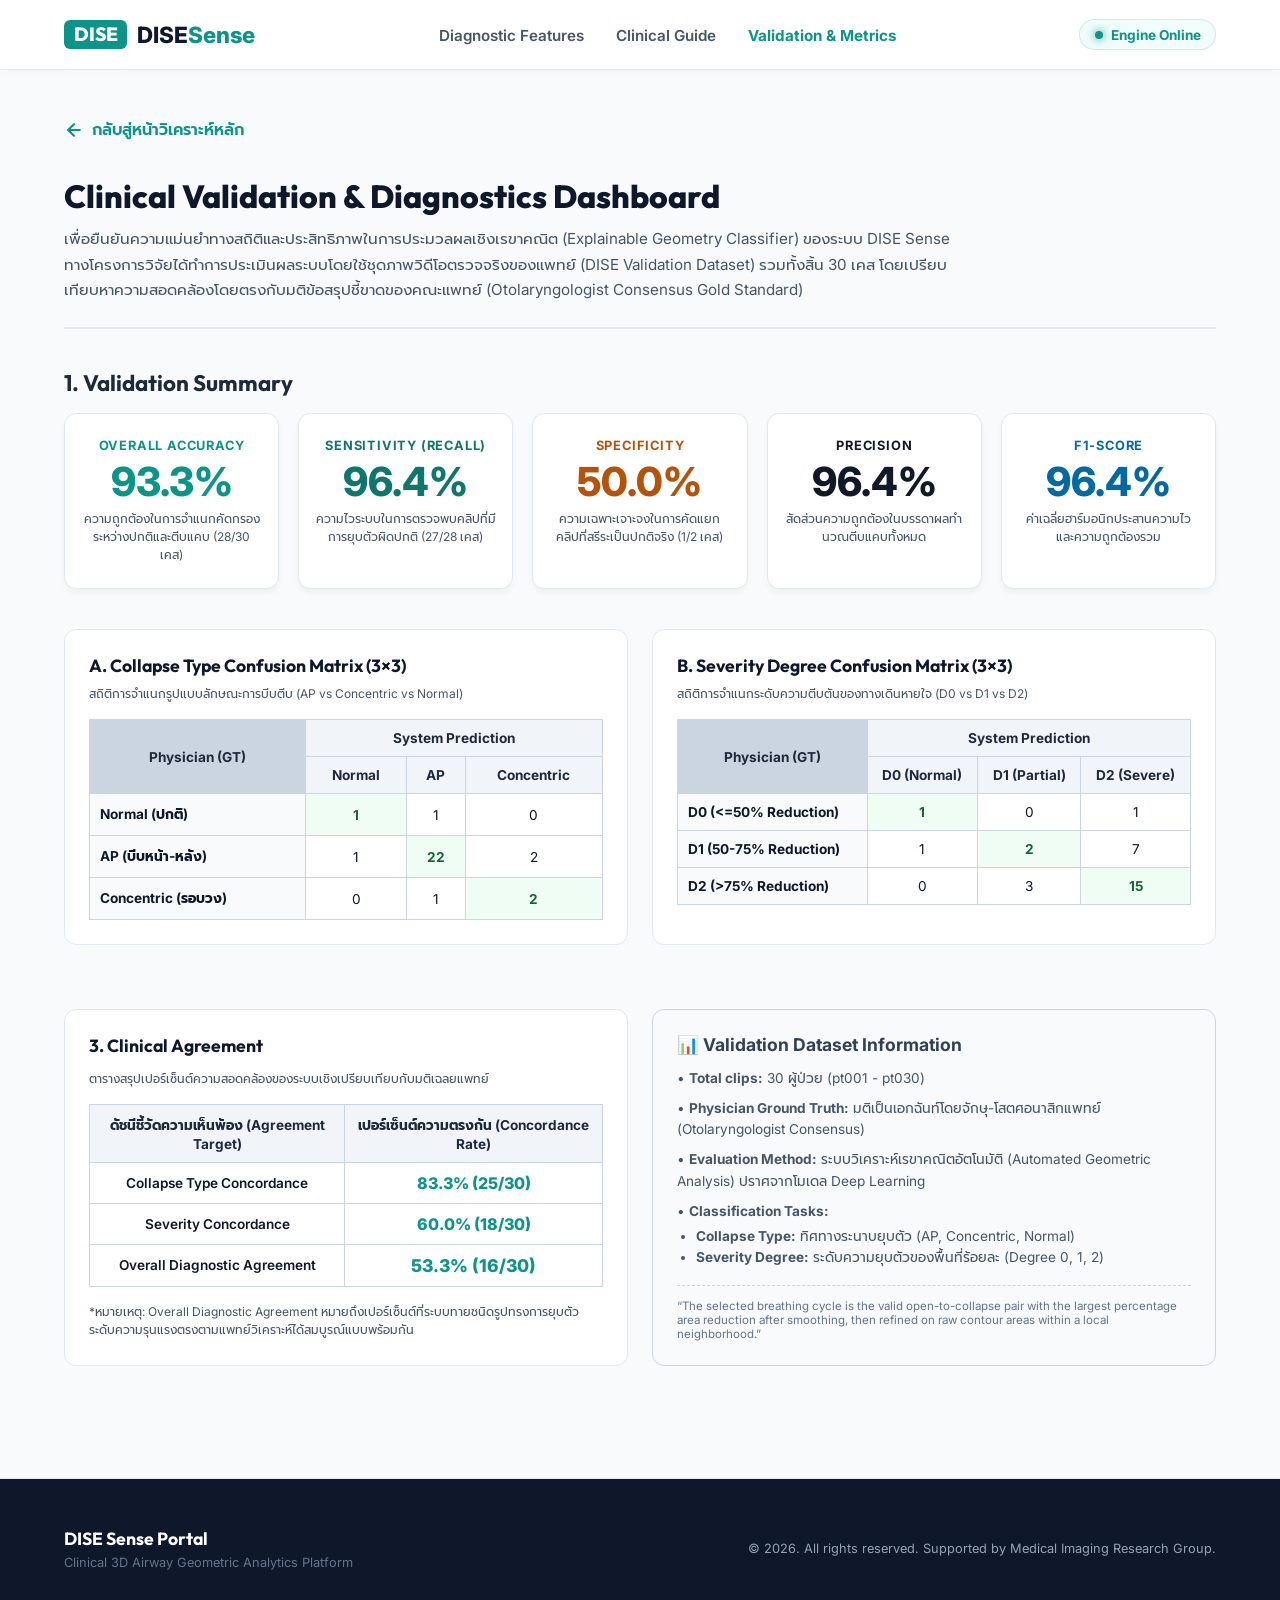
<file: validation.html>
<!DOCTYPE html>
<html lang="th">
<head>
    <meta charset="UTF-8">
    <meta name="viewport" content="width=device-width, initial-scale=1.0">
    <title>Validation & Metrics - DISE Sense</title>
    <!-- Import Google Fonts -->
    <link href="https://fonts.googleapis.com/css2?family=Outfit:wght@300;400;600;800&family=Inter:wght@300;400;600;700&family=Prompt:wght@300;400;600&display=swap" rel="stylesheet">
    <link rel="stylesheet" href="style.css?v=20260607">
    <style>
        body {
            font-family: 'Prompt', 'Inter', sans-serif;
            background-color: #f8fafc;
        }
        .main-content {
            margin-top: 3rem;
            margin-bottom: 5rem;
        }
        .metrics-grid {
            display: grid;
            grid-template-columns: repeat(auto-fit, minmax(180px, 1fr));
            gap: 1.2rem;
            margin-bottom: 2.5rem;
        }
        .metric-card {
            background: #ffffff;
            border: 1px solid var(--card-border);
            padding: 1.5rem 1rem;
            border-radius: 12px;
            text-align: center;
            box-shadow: 0 4px 6px -1px rgba(0, 0, 0, 0.05);
            transition: transform 0.2s ease, box-shadow 0.2s ease;
        }
        .metric-card:hover {
            transform: translateY(-4px);
            box-shadow: 0 10px 15px -3px rgba(0, 0, 0, 0.08);
        }
        .metric-title {
            font-size: 0.8rem;
            color: var(--text-muted);
            font-weight: 700;
            text-transform: uppercase;
            letter-spacing: 0.8px;
            margin-bottom: 0.4rem;
        }
        .metric-value {
            font-size: 2.5rem;
            font-weight: 800;
            line-height: 1.1;
        }
        .metric-desc {
            font-size: 0.75rem;
            color: var(--text-muted);
            margin-top: 0.4rem;
        }
        .details-grid {
            display: grid;
            grid-template-columns: 1fr;
            gap: 2rem;
        }
        .table-container {
            overflow-x: auto;
            margin-top: 1rem;
        }
        .conformance-table {
            width: 100%;
            border-collapse: collapse;
            font-size: 0.85rem;
            border: 1px solid #cbd5e1;
        }
        .conformance-table th, .conformance-table td {
            border: 1px solid #cbd5e1;
            padding: 10px;
            text-align: center;
        }
        .conformance-table th {
            background: #f1f5f9;
            font-weight: bold;
            color: #1e293b;
        }
        .conformance-table td.label-cell {
            text-align: left;
            font-weight: bold;
            background: #f8fafc;
        }
        .conformance-table td.match-cell {
            background: #f0fdf4;
            font-weight: bold;
            color: #166534;
        }
    </style>
</head>
<body>

    <!-- Header Navbar -->
    <nav class="navbar">
        <div class="container">
            <a href="index.html" class="logo">
                <div class="logo-icon">DISE</div>
                <div class="logo-text">DISE<span>Sense</span></div>
            </a>
            <ul class="nav-links">
                <li><a href="index.html#services-anchor">Diagnostic Features</a></li>
                <li><a href="visual_guide.html">Clinical Guide</a></li>
                <li><a href="validation.html" class="active" style="color: var(--primary); font-weight: bold;">Validation & Metrics</a></li>
            </ul>
            <div class="nav-actions">
                <div class="status-badge">
                    <div class="pulse"></div> Engine Online
                </div>
            </div>
        </div>
    </nav>

    <main class="container main-content">
        <!-- Back Button -->
        <div style="margin-bottom: 2rem;">
            <a href="index.html" style="text-decoration: none; display: inline-flex; align-items: center; gap: 0.5rem; color: var(--primary); font-weight: 600; transition: color 0.2s;">
                <svg width="20" height="20" viewBox="0 0 24 24" fill="none" stroke="currentColor" stroke-width="2.5" stroke-linecap="round" stroke-linejoin="round">
                    <line x1="19" y1="12" x2="5" y2="12"></line>
                    <polyline points="12 19 5 12 12 5"></polyline>
                </svg>
                กลับสู่หน้าวิเคราะห์หลัก
            </a>
        </div>

        <!-- Section Header -->
        <div style="margin-bottom: 2.5rem; border-bottom: 2px solid #e2e8f0; padding-bottom: 1.5rem;">
            <h1 style="font-size: 2rem; color: var(--text-dark); font-weight: 800; font-family: 'Outfit', sans-serif;">
                Clinical Validation & Diagnostics Dashboard
            </h1>
            <p style="font-size: 0.95rem; line-height: 1.7; color: var(--text-muted); margin-top: 0.6rem; max-width: 900px;">
                เพื่อยืนยันความแม่นยำทางสถิติและประสิทธิภาพในการประมวลผลเชิงเรขาคณิต (Explainable Geometry Classifier) ของระบบ DISE Sense ทางโครงการวิจัยได้ทำการประเมินผลระบบโดยใช้ชุดภาพวิดีโอตรวจจริงของแพทย์ (DISE Validation Dataset) รวมทั้งสิ้น 30 เคส โดยเปรียบเทียบหาความสอดคล้องโดยตรงกับมติข้อสรุปชี้ขาดของคณะแพทย์ (Otolaryngologist Consensus Gold Standard)
            </p>
        </div>

        <!-- Section 1: Validation Summary -->
        <h2 style="font-size: 1.4rem; font-weight: bold; margin-bottom: 1rem; color: #1e293b; font-family: 'Outfit', sans-serif;">1. Validation Summary</h2>
        <div class="metrics-grid">
            <div class="metric-card">
                <div class="metric-title" style="color: var(--primary);">Overall Accuracy</div>
                <div class="metric-value" style="color: var(--primary);">93.3%</div>
                <div class="metric-desc">ความถูกต้องในการจำแนกคัดกรองระหว่างปกติและตีบแคบ (28/30 เคส)</div>
            </div>
            <div class="metric-card">
                <div class="metric-title" style="color: #0f766e;">Sensitivity (Recall)</div>
                <div class="metric-value" style="color: #0f766e;">96.4%</div>
                <div class="metric-desc">ความไวระบบในการตรวจพบคลิปที่มีการยุบตัวผิดปกติ (27/28 เคส)</div>
            </div>
            <div class="metric-card">
                <div class="metric-title" style="color: #b45309;">Specificity</div>
                <div class="metric-value" style="color: #b45309;">50.0%</div>
                <div class="metric-desc">ความเฉพาะเจาะจงในการคัดแยกคลิปที่สรีระเป็นปกติจริง (1/2 เคส)</div>
            </div>
            <div class="metric-card">
                <div class="metric-title" style="color: #111827;">Precision</div>
                <div class="metric-value" style="color: #111827;">96.4%</div>
                <div class="metric-desc">สัดส่วนความถูกต้องในบรรดาผลทำนวณตีบแคบทั้งหมด</div>
            </div>
            <div class="metric-card">
                <div class="metric-title" style="color: #0369a1;">F1-Score</div>
                <div class="metric-value" style="color: #0369a1;">96.4%</div>
                <div class="metric-desc">ค่าเฉลี่ยฮาร์มอนิกประสานความไวและความถูกต้องรวม</div>
            </div>
        </div>

        <!-- Details Grid -->
        <div class="details-grid">
            
            <div style="display: grid; grid-template-columns: repeat(auto-fit, minmax(320px, 1fr)); gap: 1.5rem; margin-bottom: 2rem;">
                <!-- 2A. Collapse Type Confusion Matrix -->
                <div class="detail-card" style="background: #ffffff; padding: 1.5rem; border-radius: 12px; border: 1px solid var(--card-border);">
                    <h3 style="font-size: 1.1rem; color: var(--text-dark); margin-bottom: 0.5rem; font-family: 'Outfit', sans-serif; font-weight: 700;">A. Collapse Type Confusion Matrix (3×3)</h3>
                    <p style="font-size: 0.75rem; color: var(--text-muted); margin-bottom: 0.8rem;">สถิติการจำแนกรูปแบบลักษณะการบีบตีบ (AP vs Concentric vs Normal)</p>
                    <div class="table-container">
                        <table class="conformance-table">
                            <thead>
                                <tr>
                                    <th rowspan="2" style="background: #cbd5e1;">Physician (GT)</th>
                                    <th colspan="3">System Prediction</th>
                                </tr>
                                <tr>
                                    <th>Normal</th>
                                    <th>AP</th>
                                    <th>Concentric</th>
                                </tr>
                            </thead>
                            <tbody>
                                <tr>
                                    <td class="label-cell">Normal (ปกติ)</td>
                                    <td class="match-cell">1</td>
                                    <td>1</td>
                                    <td>0</td>
                                </tr>
                                <tr>
                                    <td class="label-cell">AP (บีบหน้า-หลัง)</td>
                                    <td>1</td>
                                    <td class="match-cell">22</td>
                                    <td>2</td>
                                </tr>
                                <tr>
                                    <td class="label-cell">Concentric (รอบวง)</td>
                                    <td>0</td>
                                    <td>1</td>
                                    <td class="match-cell">2</td>
                                </tr>
                            </tbody>
                        </table>
                    </div>
                </div>

                <!-- 2B. Severity Degree Confusion Matrix -->
                <div class="detail-card" style="background: #ffffff; padding: 1.5rem; border-radius: 12px; border: 1px solid var(--card-border);">
                    <h3 style="font-size: 1.1rem; color: var(--text-dark); margin-bottom: 0.5rem; font-family: 'Outfit', sans-serif; font-weight: 700;">B. Severity Degree Confusion Matrix (3×3)</h3>
                    <p style="font-size: 0.75rem; color: var(--text-muted); margin-bottom: 0.8rem;">สถิติการจำแนกระดับความตีบตันของทางเดินหายใจ (D0 vs D1 vs D2)</p>
                    <div class="table-container">
                        <table class="conformance-table">
                            <thead>
                                <tr>
                                    <th rowspan="2" style="background: #cbd5e1;">Physician (GT)</th>
                                    <th colspan="3">System Prediction</th>
                                </tr>
                                <tr>
                                    <th>D0 (Normal)</th>
                                    <th>D1 (Partial)</th>
                                    <th>D2 (Severe)</th>
                                </tr>
                            </thead>
                            <tbody>
                                <tr>
                                    <td class="label-cell">D0 (<=50% Reduction)</td>
                                    <td class="match-cell">1</td>
                                    <td>0</td>
                                    <td>1</td>
                                </tr>
                                <tr>
                                    <td class="label-cell">D1 (50-75% Reduction)</td>
                                    <td>1</td>
                                    <td class="match-cell">2</td>
                                    <td>7</td>
                                </tr>
                                <tr>
                                    <td class="label-cell">D2 (>75% Reduction)</td>
                                    <td>0</td>
                                    <td>3</td>
                                    <td class="match-cell">15</td>
                                </tr>
                            </tbody>
                        </table>
                    </div>
                </div>
            </div>

            <div style="display: grid; grid-template-columns: repeat(auto-fit, minmax(320px, 1fr)); gap: 1.5rem; margin-bottom: 2rem;">
                <!-- 3. Clinical Agreement Table -->
                <div class="detail-card" style="background: #ffffff; padding: 1.5rem; border-radius: 12px; border: 1px solid var(--card-border);">
                    <h3 style="font-size: 1.1rem; color: var(--text-dark); margin-bottom: 0.8rem; font-family: 'Outfit', sans-serif; font-weight: 700;">3. Clinical Agreement</h3>
                    <p style="font-size: 0.75rem; color: var(--text-muted); margin-bottom: 1rem;">ตารางสรุปเปอร์เซ็นต์ความสอดคล้องของระบบเชิงเปรียบเทียบกับมติเฉลยแพทย์</p>
                    <table class="conformance-table" style="text-align: left;">
                        <thead>
                            <tr>
                                <th>ดัชนีชี้วัดความเห็นพ้อง (Agreement Target)</th>
                                <th style="text-align: center;">เปอร์เซ็นต์ความตรงกัน (Concordance Rate)</th>
                            </tr>
                        </thead>
                        <tbody>
                            <tr>
                                <td style="font-weight: 600;">Collapse Type Concordance</td>
                                <td style="text-align: center; font-weight: 800; color: var(--primary); font-size: 1rem;">83.3% (25/30)</td>
                            </tr>
                            <tr>
                                <td style="font-weight: 600;">Severity Concordance</td>
                                <td style="text-align: center; font-weight: 800; color: var(--primary); font-size: 1rem;">60.0% (18/30)</td>
                            </tr>
                            <tr>
                                <td style="font-weight: 600;">Overall Diagnostic Agreement</td>
                                <td style="text-align: center; font-weight: 800; color: #0d9488; font-size: 1.1rem;">53.3% (16/30)</td>
                            </tr>
                        </tbody>
                    </table>
                    <p style="font-size: 0.75rem; color: var(--text-muted); line-height: 1.5; margin-top: 1rem;">
                        *หมายเหตุ: Overall Diagnostic Agreement หมายถึงเปอร์เซ็นต์ที่ระบบทายชนิดรูปทรงการยุบตัวระดับความรุนแรงตรงตามแพทย์วิเคราะห์ได้สมบูรณ์แบบพร้อมกัน
                    </p>
                </div>

                <!-- 4. Validation Dataset Information -->
                <div class="detail-card" style="background: #f8fafc; border: 1px solid #cbd5e1; padding: 1.5rem; border-radius: 12px; display: flex; flex-direction: column; justify-content: space-between;">
                    <div>
                        <h3 style="font-size: 1.1rem; color: #334155; margin-bottom: 0.8rem; font-family: 'Outfit', sans-serif; font-weight: 700; display: flex; align-items: center; gap: 0.4rem;">
                            <span>📊 Validation Dataset Information</span>
                        </h3>
                        <div style="font-size: 0.85rem; line-height: 1.6; color: #475569; display: flex; flex-direction: column; gap: 0.5rem;">
                            <div>• <strong>Total clips:</strong> 30 ผู้ป่วย (pt001 - pt030)</div>
                            <div>• <strong>Physician Ground Truth:</strong> มติเป็นเอกฉันท์โดยจักษุ-โสตศอนาสิกแพทย์ (Otolaryngologist Consensus)</div>
                            <div>• <strong>Evaluation Method:</strong> ระบบวิเคราะห์เรขาคณิตอัตโนมัติ (Automated Geometric Analysis) ปราศจากโมเดล Deep Learning</div>
                            <div>• <strong>Classification Tasks:</strong>
                                <ul style="margin: 0.2rem 0 0 1.2rem; padding: 0;">
                                    <li><strong>Collapse Type:</strong> ทิศทางระนาบยุบตัว (AP, Concentric, Normal)</li>
                                    <li><strong>Severity Degree:</strong> ระดับความยุบตัวของพื้นที่ร้อยละ (Degree 0, 1, 2)</li>
                                </ul>
                            </div>
                        </div>
                    </div>
                    <div style="font-size: 0.72rem; color: #64748b; margin-top: 1rem; border-top: 1px dashed #cbd5e1; padding-top: 0.8rem;">
                        “The selected breathing cycle is the valid open-to-collapse pair with the largest percentage area reduction after smoothing, then refined on raw contour areas within a local neighborhood.”
                    </div>
                </div>
            </div>

        </div>
    </main>

    <!-- Footer Section -->
    <footer class="footer">
        <div class="container">
            <div>
                <p style="font-weight: bold; color: white; margin-bottom: 0.3rem; font-size: 1.1rem; font-family: 'Outfit', sans-serif;">DISE Sense Portal</p>
                <p style="font-size: 0.8rem; color: #64748b;">Clinical 3D Airway Geometric Analytics Platform</p>
            </div>
            <div>
                <p style="font-size: 0.8rem;">&copy; 2026. All rights reserved. Supported by Medical Imaging Research Group.</p>
            </div>
        </div>
    </footer>

</body>
</html>
</file>
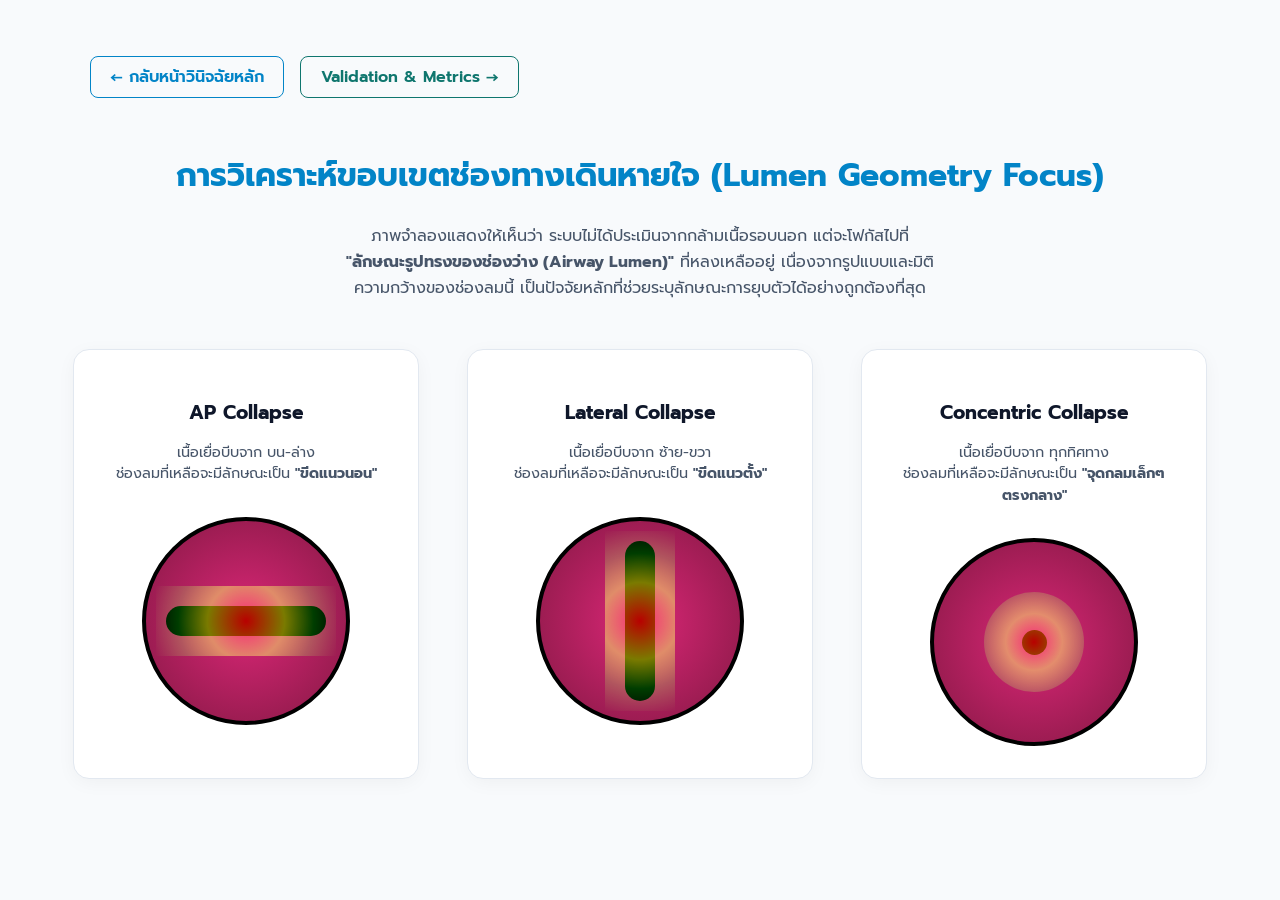
<file: visual_guide.html>
<!DOCTYPE html>
<html lang="th">
<head>
    <meta charset="UTF-8">
    <meta name="viewport" content="width=device-width, initial-scale=1.0">
    <title>Visual Guide: AI Heatmap Focus on Lumen</title>
    <link href="https://fonts.googleapis.com/css2?family=Prompt:wght@300;500;700&display=swap" rel="stylesheet">
    <style>
        body {
            background-color: #f8fafc;
            color: #0f172a;
            font-family: 'Prompt', sans-serif;
            display: flex;
            flex-direction: column;
            align-items: center;
            padding: 3rem 1rem;
            text-align: center;
        }
        h1 { color: #0284c7; margin-bottom: 0.5rem; }
        p.subtitle { color: #475569; max-width: 600px; line-height: 1.6; margin-bottom: 3rem; }
        
        .grid {
            display: flex;
            gap: 3rem;
            justify-content: center;
            flex-wrap: wrap;
        }

        .card {
            background: #ffffff;
            padding: 2rem;
            border-radius: 16px;
            border: 1px solid #e2e8f0;
            width: 280px;
            box-shadow: 0 4px 20px -2px rgba(0, 0, 0, 0.05);
        }

        .card h2 { margin-bottom: 0.5rem; font-size: 1.2rem; color: #0f172a; }
        .card p { font-size: 0.9rem; color: #475569; margin-bottom: 2rem; line-height: 1.5;}

        /* The Airway Simulation */
        .airway-container {
            width: 200px;
            height: 200px;
            background: radial-gradient(circle, #db2777 0%, #831843 100%); /* สีเนื้อเยื่อ */
            border-radius: 50%;
            margin: 0 auto;
            position: relative;
            display: flex;
            justify-content: center;
            align-items: center;
            overflow: hidden;
            border: 4px solid #000;
        }

        /* The Dark Hole (Lumen) */
        .lumen {
            background: #000;
            position: relative;
            z-index: 2;
            transition: all 2s ease-in-out;
            animation: breathe 4s infinite alternate;
        }

        /* Heatmap Glow (Red) */
        .heatmap-glow {
            position: absolute;
            background: radial-gradient(circle, rgba(255,0,0,0.9) 0%, rgba(255,255,0,0.6) 40%, rgba(0,255,0,0.3) 70%, transparent 100%);
            z-index: 3;
            mix-blend-mode: screen;
            opacity: 0.8;
            pointer-events: none;
            transition: all 2s ease-in-out;
            animation: pulse-glow 2s infinite alternate;
        }

        /* 1. AP Collapse (รูเป็นขีดแนวนอน) */
        .card-ap .lumen {
            width: 160px; height: 30px; border-radius: 50px;
        }
        .card-ap .heatmap-glow {
            width: 180px; height: 70px;
        }

        /* 2. Lateral Collapse (รูเป็นขีดแนวตั้ง) */
        .card-lat .lumen {
            width: 30px; height: 160px; border-radius: 50px;
        }
        .card-lat .heatmap-glow {
            width: 70px; height: 180px;
        }

        /* 3. Concentric Collapse (รูเป็นจุดเล็กๆ ตรงกลาง) */
        .card-con .lumen {
            width: 25px; height: 25px; border-radius: 50%;
        }
        .card-con .heatmap-glow {
            width: 100px; height: 100px; border-radius: 50%;
        }

        @keyframes breathe {
            0% { transform: scale(1); }
            100% { transform: scale(1.1); }
        }
        @keyframes pulse-glow {
            0% { opacity: 0.6; transform: scale(0.9); }
            100% { opacity: 1; transform: scale(1.1); }
        }

    </style>
</head>
<body>

    <!-- Navbar -->
    <div style="width: 100%; max-width: 1100px; display: flex; justify-content: flex-start; gap: 1rem; margin-bottom: 2rem;">
        <a href="index.html" style="background: transparent; color: #0284c7; border: 1px solid #0284c7; padding: 0.5rem 1.2rem; border-radius: 8px; text-decoration: none; font-weight: 600; transition: all 0.3s ease; display: inline-flex; align-items: center; gap: 0.5rem;">
            &larr; กลับหน้าวินิจฉัยหลัก
        </a>
        <a href="validation.html" style="background: transparent; color: #0f766e; border: 1px solid #0f766e; padding: 0.5rem 1.2rem; border-radius: 8px; text-decoration: none; font-weight: 600; transition: all 0.3s ease; display: inline-flex; align-items: center; gap: 0.5rem;">
            Validation & Metrics &rarr;
        </a>
    </div>

    <h1>การวิเคราะห์ขอบเขตช่องทางเดินหายใจ (Lumen Geometry Focus)</h1>
    <p class="subtitle">
        ภาพจำลองแสดงให้เห็นว่า ระบบไม่ได้ประเมินจากกล้ามเนื้อรอบนอก แต่จะโฟกัสไปที่ <b>"ลักษณะรูปทรงของช่องว่าง (Airway Lumen)"</b> ที่หลงเหลืออยู่ 
        เนื่องจากรูปแบบและมิติความกว้างของช่องลมนี้ เป็นปัจจัยหลักที่ช่วยระบุลักษณะการยุบตัวได้อย่างถูกต้องที่สุด
    </p>

    <div class="grid">
        
        <!-- AP -->
        <div class="card card-ap">
            <h2>AP Collapse</h2>
            <p>เนื้อเยื่อบีบจาก บน-ล่าง<br>ช่องลมที่เหลือจะมีลักษณะเป็น <b>"ขีดแนวนอน"</b></p>
            <div class="airway-container">
                <div class="lumen"></div>
                <div class="heatmap-glow"></div>
            </div>
        </div>

        <!-- Lateral -->
        <div class="card card-lat">
            <h2>Lateral Collapse</h2>
            <p>เนื้อเยื่อบีบจาก ซ้าย-ขวา<br>ช่องลมที่เหลือจะมีลักษณะเป็น <b>"ขีดแนวตั้ง"</b></p>
            <div class="airway-container">
                <div class="lumen"></div>
                <div class="heatmap-glow"></div>
            </div>
        </div>

        <!-- Concentric -->
        <div class="card card-con">
            <h2>Concentric Collapse</h2>
            <p>เนื้อเยื่อบีบจาก ทุกทิศทาง<br>ช่องลมที่เหลือจะมีลักษณะเป็น <b>"จุดกลมเล็กๆ ตรงกลาง"</b></p>
            <div class="airway-container">
                <div class="lumen"></div>
                <div class="heatmap-glow"></div>
            </div>
        </div>

    </div>

</body>
</html>
</file>
<file: style.css>
:root {
    --primary: #0d9488; /* SparkleClean Fresh Teal */
    --primary-hover: #0f766e;
    --primary-light: #f0fdfa; /* Soft teal background */
    --primary-glow: rgba(13, 148, 136, 0.15);
    
    --accent: #f59e0b; /* SparkleClean CTA Gold/Orange */
    --accent-hover: #d97706;
    
    --bg-light: #f8fafc; /* Light gray base */
    --bg-white: #ffffff;
    --card-border: #e2e8f0;
    
    --text-dark: #0f172a; /* Dark text */
    --text-muted: #475569; /* Muted gray */
    
    --success: #0d9488;
    --danger: #ef4444;
}

* {
    margin: 0;
    padding: 0;
    box-sizing: border-box;
    font-family: 'Inter', 'Prompt', sans-serif;
}

body {
    background-color: var(--bg-light);
    color: var(--text-dark);
    min-height: 100vh;
    overflow-x: hidden;
    position: relative;
    padding-bottom: 4rem;
}

/* Typography styles matching Colorlib SparkleClean */
h1, h2, h3, h4, .brand-logo {
    font-family: 'Outfit', 'Prompt', sans-serif;
    color: var(--text-dark);
}

.container {
    width: 100%;
    max-width: 1200px;
    margin: 0 auto;
    padding: 0 1.5rem;
}

/* Header & Navbar Section */
.navbar {
    background-color: var(--bg-white);
    border-bottom: 1px solid var(--card-border);
    padding: 1.2rem 0;
    position: sticky;
    top: 0;
    z-index: 100;
    box-shadow: 0 2px 10px rgba(0,0,0,0.02);
}

.navbar .container {
    display: flex;
    justify-content: space-between;
    align-items: center;
}

.navbar .logo {
    display: flex;
    align-items: center;
    gap: 0.6rem;
    text-decoration: none;
}

.navbar .logo-icon {
    background-color: var(--primary);
    color: var(--bg-white);
    font-family: 'Outfit', sans-serif;
    font-weight: 800;
    padding: 0.3rem 0.6rem;
    border-radius: 6px;
    font-size: 1.2rem;
    line-height: 1;
}

.navbar .logo-text {
    font-size: 1.4rem;
    font-weight: 800;
    color: var(--text-dark);
}

.navbar .logo-text span {
    color: var(--primary);
}

.nav-links {
    display: flex;
    gap: 2rem;
    align-items: center;
    list-style: none;
}

.nav-links a {
    text-decoration: none;
    color: var(--text-muted);
    font-weight: 600;
    font-size: 0.95rem;
    transition: color 0.3s ease;
}

.nav-links a:hover {
    color: var(--primary);
}

.nav-actions {
    display: flex;
    align-items: center;
    gap: 1rem;
}

/* Status Badge */
.status-badge {
    display: flex;
    align-items: center;
    gap: 0.5rem;
    background: var(--primary-light);
    color: var(--primary);
    padding: 0.4rem 0.9rem;
    border-radius: 50px;
    font-size: 0.85rem;
    font-weight: 700;
    border: 1px solid rgba(13, 148, 136, 0.15);
}

.pulse {
    width: 8px;
    height: 8px;
    background-color: var(--primary);
    border-radius: 50%;
    box-shadow: 0 0 10px var(--primary);
    animation: pulsing 2s infinite;
}

@keyframes pulsing {
    0% { transform: scale(0.95); box-shadow: 0 0 0 0 rgba(13, 148, 136, 0.7); }
    70% { transform: scale(1); box-shadow: 0 0 0 8px rgba(13, 148, 136, 0); }
    100% { transform: scale(0.95); box-shadow: 0 0 0 0 rgba(13, 148, 136, 0); }
}

/* Buttons style matching SparkleClean */
.btn-primary {
    background-color: var(--accent);
    color: var(--bg-white);
    border: none;
    padding: 0.8rem 1.6rem;
    border-radius: 8px;
    font-weight: 700;
    font-size: 0.95rem;
    cursor: pointer;
    transition: all 0.3s ease;
    box-shadow: 0 4px 12px rgba(245, 158, 11, 0.2);
    display: inline-flex;
    align-items: center;
    justify-content: center;
    gap: 0.5rem;
}

.btn-primary:hover {
    background-color: var(--accent-hover);
    transform: translateY(-2px);
    box-shadow: 0 6px 15px rgba(245, 158, 11, 0.3);
}

.btn-outline {
    background: transparent;
    color: var(--primary);
    border: 1px solid var(--primary);
    padding: 0.7rem 1.4rem;
    border-radius: 8px;
    cursor: pointer;
    font-weight: 600;
    font-size: 0.9rem;
    transition: all 0.3s ease;
}

.btn-outline:hover {
    background: var(--primary);
    color: var(--bg-white);
    box-shadow: 0 4px 12px var(--primary-glow);
}

/* Hero Section style matching SparkleClean */
.hero-section {
    padding: 4rem 0;
    background: linear-gradient(180deg, var(--bg-white) 0%, var(--bg-light) 100%);
    position: relative;
    border-bottom: 1px solid var(--card-border);
}

.hero-grid {
    display: grid;
    grid-template-columns: 1.1fr 0.9fr;
    gap: 3rem;
    align-items: center;
}

@media (max-width: 900px) {
    .hero-grid {
        grid-template-columns: 1fr;
        gap: 2rem;
    }
}

.hero-content h2 {
    font-size: 2.8rem;
    line-height: 1.15;
    font-weight: 800;
    margin-bottom: 1.2rem;
    color: var(--text-dark);
}

.hero-content h2 span {
    color: var(--primary);
}

.hero-content .subtitle {
    font-size: 1.15rem;
    line-height: 1.6;
    color: var(--text-muted);
    margin-bottom: 2rem;
}

.hero-features {
    display: flex;
    flex-direction: column;
    gap: 0.8rem;
    margin-bottom: 2rem;
}

.hero-features li {
    display: flex;
    align-items: center;
    gap: 0.6rem;
    font-size: 0.95rem;
    font-weight: 600;
    color: var(--text-dark);
}

.hero-features li svg {
    color: var(--primary);
}

/* Interactive Calculator styled Card (Uploader) */
.calculator-card {
    background-color: var(--bg-white);
    border: 1px solid var(--card-border);
    border-radius: 16px;
    padding: 2.2rem;
    box-shadow: 0 10px 30px rgba(0, 0, 0, 0.05);
}

.calculator-card h3 {
    font-size: 1.35rem;
    margin-bottom: 0.5rem;
    font-weight: bold;
}

.calculator-card .card-subtitle {
    font-size: 0.85rem;
    color: var(--text-muted);
    margin-bottom: 1.5rem;
}

.calculator-card .form-group {
    margin-bottom: 1.2rem;
}

.calculator-card label {
    display: block;
    font-size: 0.85rem;
    font-weight: bold;
    color: var(--text-dark);
    margin-bottom: 0.4rem;
}

.calculator-card select, .calculator-card input[type="text"] {
    width: 100%;
    padding: 0.75rem;
    border: 1px solid var(--card-border);
    border-radius: 8px;
    background-color: var(--bg-light);
    color: var(--text-dark);
    font-weight: 600;
    font-size: 0.9rem;
    outline: none;
    transition: all 0.3s ease;
}

.calculator-card select:focus {
    border-color: var(--primary);
    background-color: var(--bg-white);
    box-shadow: 0 0 0 3px rgba(13, 148, 136, 0.15);
}

/* Drag-and-drop zone */
.upload-area {
    border: 2px dashed #cbd5e1;
    border-radius: 10px;
    padding: 2.5rem 1.5rem;
    text-align: center;
    cursor: pointer;
    transition: all 0.3s ease;
    background: var(--bg-light);
}

.upload-area:hover, .upload-area.dragover {
    border-color: var(--primary);
    background: var(--primary-light);
    box-shadow: 0 0 15px rgba(13, 148, 136, 0.08);
}

.upload-icon {
    color: var(--primary);
    margin-bottom: 0.8rem;
    display: flex;
    justify-content: center;
}

.upload-area h4 {
    font-size: 1rem;
    font-weight: bold;
    margin-bottom: 0.2rem;
}

.upload-area p {
    font-size: 0.8rem;
    color: var(--text-muted);
}

.upload-area p span {
    color: var(--primary);
    font-weight: bold;
}

/* Services section style matching SparkleClean */
.services-section {
    padding: 4.5rem 0;
    background-color: var(--bg-white);
    border-bottom: 1px solid var(--card-border);
}

.section-header {
    text-align: center;
    max-width: 700px;
    margin: 0 auto 3.5rem auto;
}

.section-header h2 {
    font-size: 2.2rem;
    font-weight: 800;
    margin-bottom: 0.8rem;
}

.section-header p {
    color: var(--text-muted);
    font-size: 1.05rem;
    line-height: 1.6;
}

.services-grid {
    display: grid;
    grid-template-columns: repeat(auto-fit, minmax(260px, 1fr));
    gap: 1.8rem;
}

.service-card {
    background-color: var(--bg-light);
    border: 1px solid var(--card-border);
    border-radius: 12px;
    padding: 1.8rem;
    transition: all 0.3s ease;
    display: flex;
    flex-direction: column;
    gap: 1rem;
}

.service-card:hover {
    background-color: var(--bg-white);
    transform: translateY(-5px);
    box-shadow: 0 10px 25px rgba(0,0,0,0.03);
    border-color: var(--primary);
}

.service-icon-box {
    background-color: var(--primary-light);
    color: var(--primary);
    width: 48px;
    height: 48px;
    border-radius: 8px;
    display: flex;
    align-items: center;
    justify-content: center;
}

.service-card h3 {
    font-size: 1.15rem;
    font-weight: 700;
}

.service-card p {
    font-size: 0.88rem;
    line-height: 1.6;
    color: var(--text-muted);
}

/* Slider Section styled like Before & After */
.before-after-section {
    padding: 4.5rem 0;
    background-color: var(--bg-light);
    border-bottom: 1px solid var(--card-border);
}

/* Processing Glass Card styling */
.processing-card {
    background-color: var(--bg-white);
    border: 1px solid var(--card-border);
    border-radius: 16px;
    padding: 2.5rem;
    box-shadow: 0 10px 30px rgba(0, 0, 0, 0.05);
    display: none;
    opacity: 0;
    transform: translateY(15px);
    transition: opacity 0.5s ease, transform 0.5s ease;
}

.processing-card.active {
    display: block;
    opacity: 1;
    transform: translateY(0);
}

.progress-container {
    width: 100%;
    height: 8px;
    background: var(--card-border);
    border-radius: 4px;
    margin: 2rem 0;
    overflow: hidden;
}

.progress-bar {
    width: 0%;
    height: 100%;
    background: linear-gradient(90deg, var(--primary), #06b6d4);
    transition: width 0.3s ease;
}

.processing-steps {
    list-style: none;
    color: var(--text-muted);
}

.processing-steps .step {
    margin: 1rem 0;
    padding-left: 1.8rem;
    position: relative;
    opacity: 0.5;
    font-size: 0.9rem;
    transition: all 0.3s ease;
}

.processing-steps .step::before {
    content: '';
    position: absolute;
    left: 0;
    top: 6px;
    width: 10px;
    height: 10px;
    border-radius: 50%;
    background: var(--text-muted);
}

.processing-steps .step.active {
    color: var(--text-dark);
    opacity: 1;
    font-weight: 700;
}

.processing-steps .step.active::before {
    background: var(--primary);
    box-shadow: 0 0 8px var(--primary-glow);
}

.processing-steps .step.completed {
    opacity: 0.7;
}

.processing-steps .step.completed::before {
    background: var(--primary);
}

/* Results Dashboard Card */
.result-dashboard {
    background-color: var(--bg-white);
    border: 1px solid var(--card-border);
    border-radius: 16px;
    padding: 2.2rem;
    box-shadow: 0 10px 30px rgba(0, 0, 0, 0.05);
    display: none;
    opacity: 0;
    transform: translateY(15px);
    transition: opacity 0.5s ease, transform 0.5s ease;
    margin-top: 2rem;
}

.result-dashboard.active {
    display: block;
    opacity: 1;
    transform: translateY(0);
}

.result-header {
    display: flex;
    justify-content: space-between;
    align-items: center;
    margin-bottom: 2rem;
    gap: 1rem;
    flex-wrap: wrap;
}

.result-header h2 {
    font-size: 1.5rem;
    font-weight: 800;
}

/* Tab Navigation */
.clinical-tabs {
    display: flex;
    gap: 0.4rem;
    border-bottom: 2px solid var(--card-border);
    margin-bottom: 2rem;
    flex-wrap: wrap;
}

.tab-btn {
    background: transparent;
    border: none;
    color: var(--text-muted);
    padding: 0.8rem 1.4rem;
    font-size: 0.95rem;
    font-weight: 700;
    cursor: pointer;
    border-bottom: 3px solid transparent;
    transition: all 0.3s ease;
    border-radius: 6px 6px 0 0;
}

.tab-btn:hover {
    color: var(--text-dark);
    background: var(--bg-light);
}

.tab-btn.active {
    color: var(--primary);
    border-bottom-color: var(--primary);
    background: var(--primary-light);
}

.tab-content {
    display: none;
}

.tab-content.active {
    display: block;
    animation: fadeInTab 0.4s ease;
}

@keyframes fadeInTab {
    from { opacity: 0; transform: translateY(8px); }
    to { opacity: 1; transform: translateY(0); }
}

.dashboard-grid {
    display: grid;
    grid-template-columns: 1.2fr 0.8fr;
    gap: 2rem;
}

@media (max-width: 850px) {
    .dashboard-grid {
        grid-template-columns: 1fr;
    }
}

.detail-card {
    background: var(--bg-light);
    border: 1px solid var(--card-border);
    border-radius: 12px;
    padding: 1.5rem;
    box-shadow: none;
}

.detail-card h3 {
    font-size: 0.95rem;
    font-weight: bold;
    color: var(--text-dark);
    margin-bottom: 0.8rem;
}

/* Interactive Slider */
.slider-wrapper {
    position: relative;
    border-radius: 10px;
    overflow: hidden;
    border: 1px solid var(--card-border);
    background: #000;
}

.slider-image-container {
    position: relative;
    height: 320px;
    width: 100%;
    display: flex;
    justify-content: center;
    align-items: center;
}

.slider-image-container img {
    height: 100%;
    max-width: none;
    object-fit: contain;
}

.base-image {
    position: absolute;
    z-index: 1;
}

.heatmap-image, .contour-image, .collapse-image {
    position: absolute;
    clip-path: polygon(50% 0, 100% 0, 100% 100%, 50% 100%);
    transition: opacity 0.3s ease;
}

.collapse-image { z-index: 2; }
.heatmap-image { z-index: 3; }
.contour-image { z-index: 4; pointer-events: none; }

.slider-control {
    position: absolute;
    -webkit-appearance: none;
    appearance: none;
    width: 100%;
    height: 100%;
    background: transparent;
    outline: none;
    margin: 0;
    z-index: 10;
    top: 0; left: 0;
    cursor: col-resize;
}

.slider-control::-webkit-slider-thumb {
    -webkit-appearance: none;
    appearance: none;
    width: 40px;
    height: 340px;
    background: transparent;
    cursor: col-resize;
}

.slider-control::-moz-range-thumb {
    width: 40px;
    height: 340px;
    background: transparent;
    border: none;
    cursor: col-resize;
}

.slider-line {
    position: absolute;
    width: 3px;
    height: 100%;
    background: var(--bg-white);
    z-index: 4;
    left: 50%;
    top: 0;
    pointer-events: none;
    box-shadow: 0 0 8px rgba(0,0,0,0.4);
    display: flex;
    justify-content: center;
    align-items: center;
}

.slider-line::after {
    content: '↔';
    background: var(--bg-white);
    color: var(--primary);
    width: 32px; height: 32px;
    border-radius: 50%;
    display: flex; justify-content: center; align-items: center;
    font-weight: bold;
    box-shadow: 0 2px 6px rgba(0,0,0,0.3);
}

.slider-labels {
    display: flex;
    justify-content: space-between;
    padding: 0.6rem 1rem;
    background: #0f172a;
    font-size: 0.75rem;
    color: #94a3b8;
    font-weight: bold;
}

/* 3D Viewport Styling */
.canvas-3d-wrapper {
    position: relative;
    width: 100%;
    height: 320px;
    background: #f1f5f9;
    border-radius: 10px;
    overflow: hidden;
    border: 1px solid var(--card-border);
    box-shadow: inset 0 0 10px rgba(0,0,0,0.05);
}

.canvas-3d-wrapper:hover {
    border-color: var(--primary);
}

#canvas-3d {
    width: 100%;
    height: 100%;
    cursor: grab;
}

#canvas-3d:active {
    cursor: grabbing;
}

#three-slice-info {
    position: absolute;
    top: 12px;
    left: 12px;
    background: rgba(255, 255, 255, 0.95);
    color: var(--primary);
    border: 1px solid var(--card-border);
    padding: 6px 12px;
    border-radius: 6px;
    font-size: 0.75rem;
    font-weight: 700;
    pointer-events: none;
    font-family: 'Inter', monospace;
    backdrop-filter: blur(4px);
    box-shadow: 0 2px 4px rgba(0, 0, 0, 0.05);
    z-index: 10;
}

/* Playback Control Bar */
.playback-controls {
    display: flex;
    align-items: center;
    justify-content: space-between;
    gap: 1.2rem;
    background: var(--bg-white);
    border: 1px solid var(--card-border);
    border-radius: 12px;
    padding: 0.8rem 1.4rem;
    box-shadow: 0 4px 12px rgba(0,0,0,0.02);
}

.playback-controls button {
    background: var(--primary);
    border: none;
    color: white;
    border-radius: 6px;
    width: 90px;
    height: 38px;
    font-weight: bold;
    cursor: pointer;
    font-size: 0.9rem;
    transition: all 0.3s ease;
    box-shadow: 0 2px 5px var(--primary-glow);
}

.playback-controls button:hover {
    background: var(--primary-hover);
}

.playback-controls input[type="range"] {
    -webkit-appearance: none;
    width: 100%;
    height: 6px;
    background: #cbd5e1;
    border-radius: 3px;
    outline: none;
}

.playback-controls input[type="range"]::-webkit-slider-thumb {
    -webkit-appearance: none;
    width: 16px;
    height: 16px;
    border-radius: 50%;
    background: var(--primary);
    cursor: pointer;
    box-shadow: 0 0 5px rgba(0,0,0,0.2);
}

/* Results metrics display */
.collapse-type {
    font-size: 2.2rem;
    font-weight: 800;
    color: var(--primary);
    margin-bottom: 0.6rem;
}

.confidence-bar-container {
    display: flex;
    flex-direction: column;
    gap: 0.4rem;
}

.confidence-value {
    font-size: 1.2rem;
    font-weight: 700;
    color: var(--text-dark);
}

.mini-progress-bg {
    width: 100%;
    height: 8px;
    background: #cbd5e1;
    border-radius: 4px;
    overflow: hidden;
}

.mini-progress-fill {
    height: 100%;
    background: var(--primary);
    border-radius: 4px;
}

/* Custom guides */
.guide-box {
    background: var(--bg-light);
    border: 1px dashed #cbd5e1;
    border-radius: 12px;
    padding: 1.2rem;
}

.guide-box h4 {
    margin-bottom: 0.6rem;
    font-weight: bold;
}

.dot {
    display: inline-block;
    width: 8px;
    height: 8px;
    border-radius: 50%;
    margin-right: 0.3rem;
}

.ap-dot { background: var(--danger); }
.lat-dot { background: var(--primary); }
.con-dot { background: var(--accent); }

/* Footer styling */
.footer {
    background-color: var(--text-dark);
    color: #94a3b8;
    padding: 3rem 0;
    font-size: 0.9rem;
    border-top: 1px solid var(--card-border);
    margin-top: 4rem;
}

.footer .container {
    display: flex;
    justify-content: space-between;
    align-items: center;
    flex-wrap: wrap;
    gap: 1.5rem;
}

.footer a {
    color: #cbd5e1;
    text-decoration: none;
    font-weight: 600;
    transition: color 0.3s ease;
}

.footer a:hover {
    color: var(--primary);
}

/* Printable Area CSS (Hidden on screen) */
.printable-only {
    display: none !important;
}

@media print {
    body {
        background: white !important;
        color: black !important;
        padding: 0 !important;
        margin: 0 !important;
    }
    .container {
        max-width: 100% !important;
        padding: 0 !important;
        margin: 0 !important;
    }
    .navbar,
    .hero-section,
    .services-section,
    .footer,
    #upload-section,
    #processing-section,
    #result-section,
    .clinical-tabs,
    .tab-content,
    button,
    select,
    input,
    .playback-controls {
        display: none !important;
    }
    
    .printable-only {
        display: block !important;
    }
    
    #printable-report-area {
        display: block !important;
        width: 100% !important;
        background: white !important;
        color: black !important;
        font-family: 'Prompt', 'Inter', sans-serif !important;
        padding: 20px !important;
    }
    
    .print-header {
        display: flex !important;
        align-items: center !important;
        gap: 1.5rem !important;
        margin-bottom: 1.2rem !important;
    }
    .print-title h1 {
        font-size: 1.6rem !important;
        color: #0f172a !important;
        margin: 0 0 0.2rem 0 !important;
        font-weight: 800 !important;
    }
    .print-title p {
        font-size: 0.9rem !important;
        color: #475569 !important;
        margin: 0 !important;
    }
    
    .print-divider {
        border: none !important;
        border-top: 2px solid #0f172a !important;
        margin: 1rem 0 !important;
    }
    
    .print-section {
        margin-bottom: 1.5rem !important;
        page-break-inside: avoid !important;
    }
    .print-section h3 {
        font-size: 1.05rem !important;
        color: #0f172a !important;
        margin: 0 0 0.5rem 0 !important;
        border-bottom: 1px solid #cbd5e1 !important;
        padding-bottom: 0.3rem !important;
        font-weight: 600 !important;
    }
    
    .print-table {
        width: 100% !important;
        border-collapse: collapse !important;
        margin-bottom: 1rem !important;
    }
    .print-table th, .print-table td {
        border: 1px solid #94a3b8 !important;
        padding: 6px 10px !important;
        text-align: left !important;
        font-size: 0.85rem !important;
        color: #0f172a !important;
    }
    .print-table th {
        background-color: #f1f5f9 !important;
        font-weight: 600 !important;
    }
    
    .print-images-grid {
        display: flex !important;
        gap: 1.5rem !important;
        justify-content: center !important;
        margin-top: 0.5rem !important;
        page-break-inside: avoid !important;
    }
}
</file>
